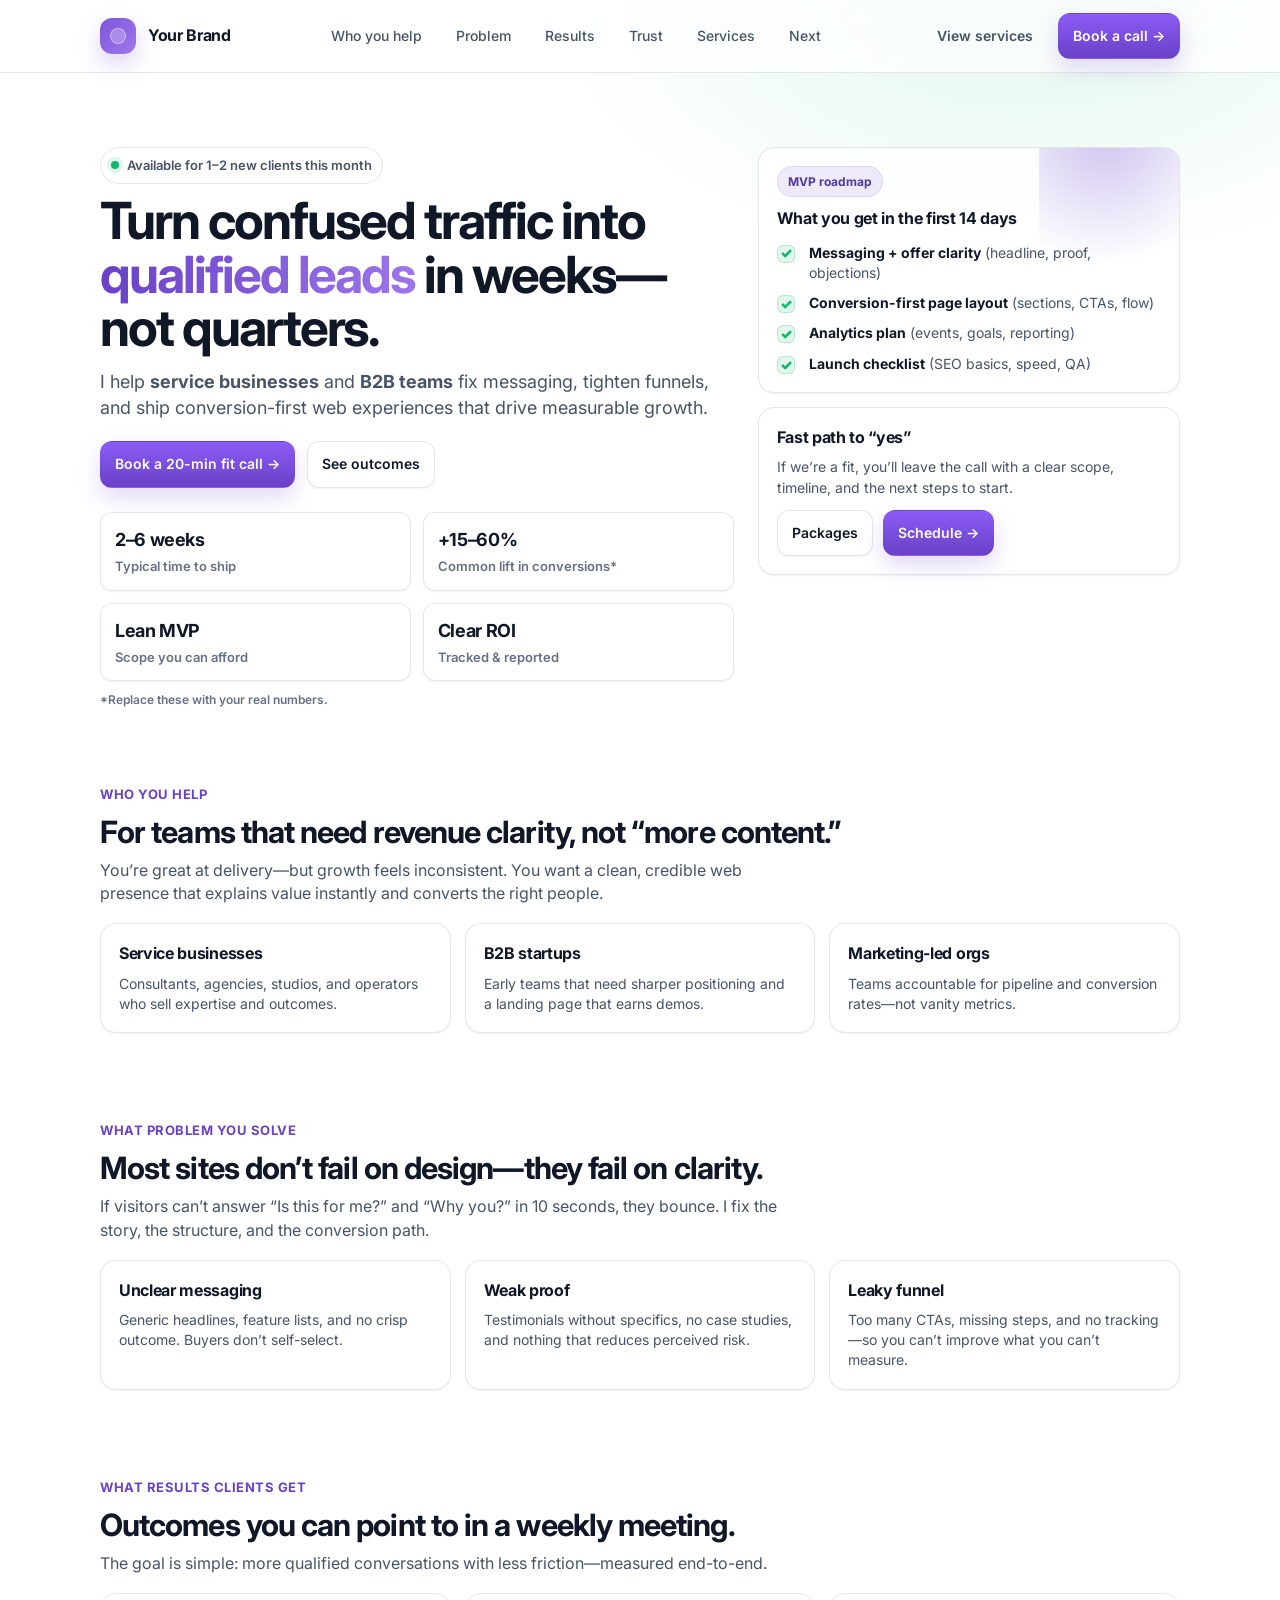
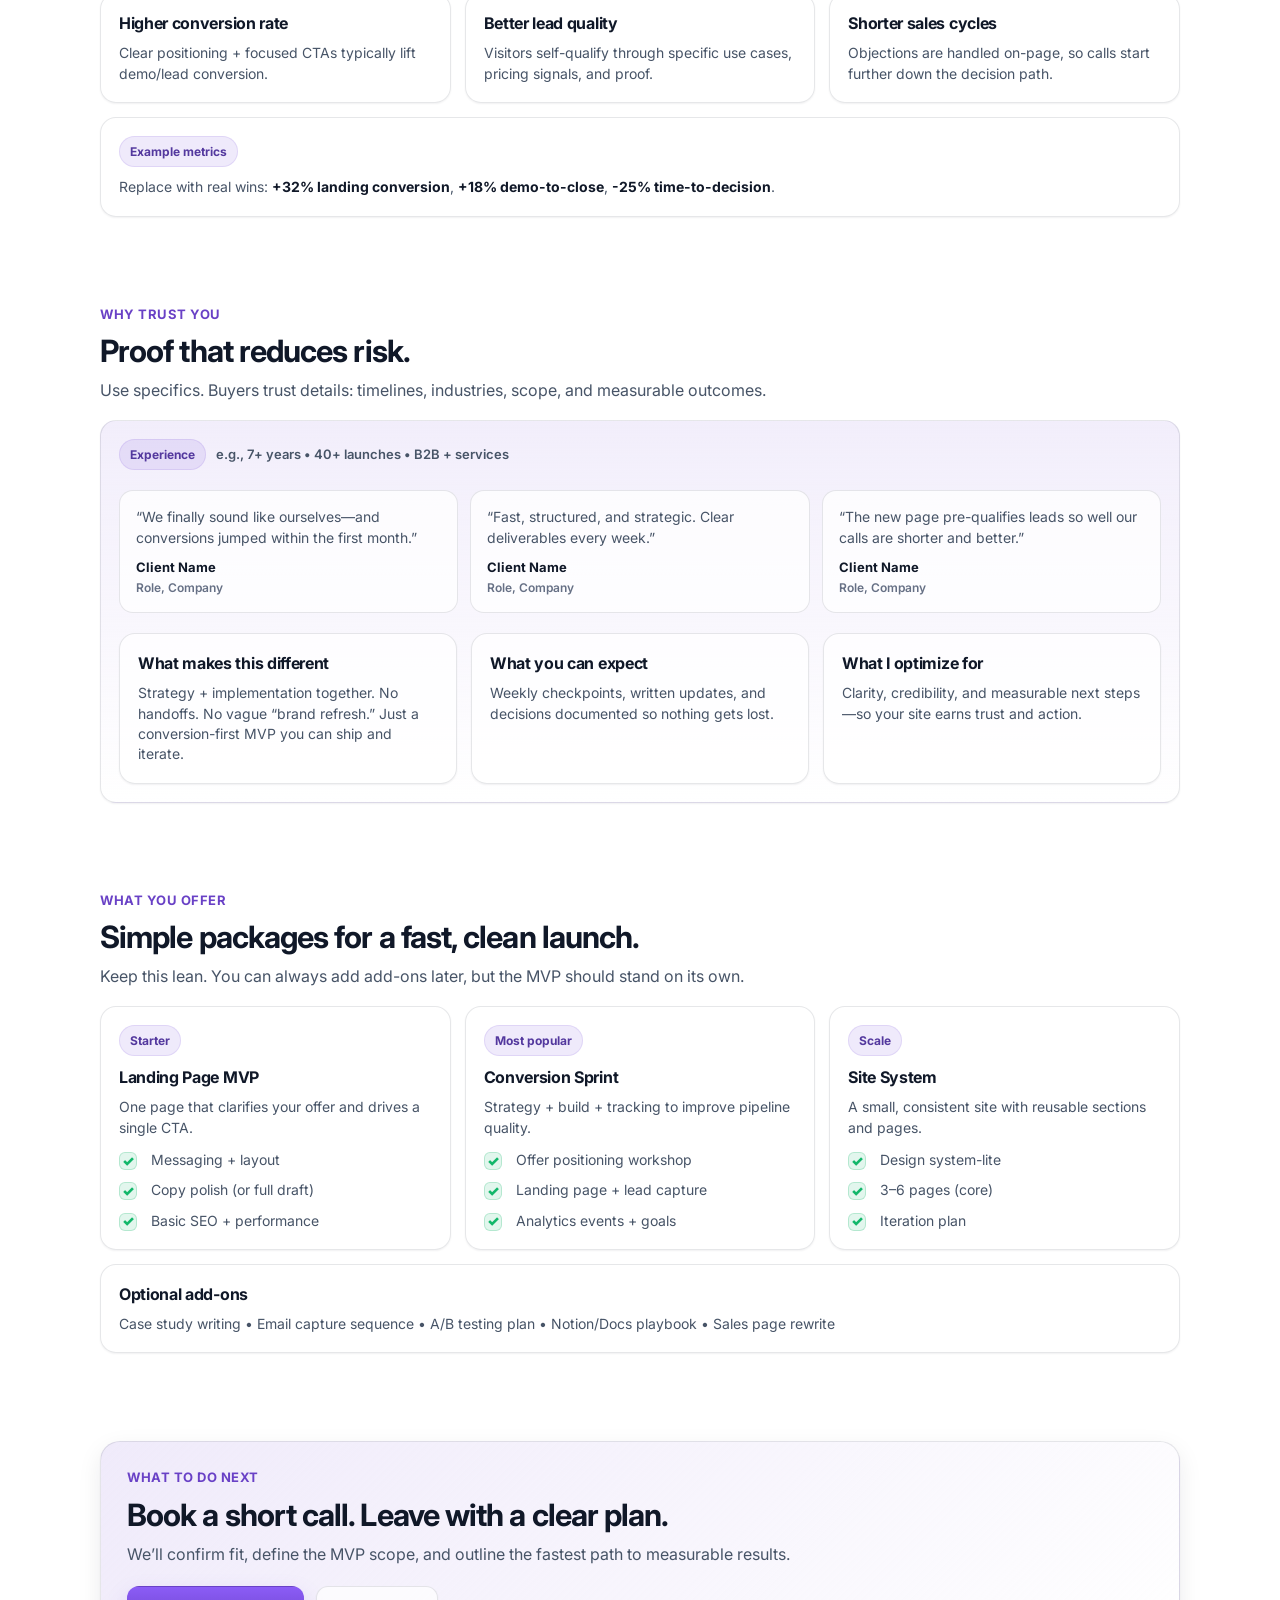
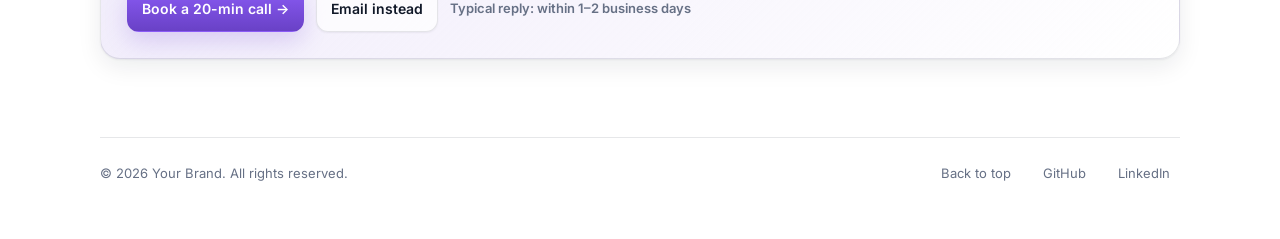
<file: index.html>
<!doctype html>
<html lang="en">
  <head>
    <meta charset="UTF-8" />
    <meta name="viewport" content="width=device-width, initial-scale=1.0" />
    <title>Your Name — Clear value, real results</title>
    <meta
      name="description"
      content="A single-page MVP site that communicates who you help, what you solve, results, proof, services, and a clear CTA."
    />

    <!-- Inter (similar vibe to Untitled UI) -->
    <link rel="preconnect" href="https://fonts.googleapis.com" />
    <link rel="preconnect" href="https://fonts.gstatic.com" crossorigin />
    <link
      href="https://fonts.googleapis.com/css2?family=Inter:wght@400;500;600;700&display=swap"
      rel="stylesheet"
    />

    <style>
      :root {
        /* Untitled UI-ish neutrals */
        --bg: #ffffff;
        --surface: rgba(255, 255, 255, 0.75);
        --surface-solid: #ffffff;
        --text: #101828; /* gray-900 */
        --muted: #475467; /* gray-600 */
        --muted-2: #667085; /* gray-500 */
        --border: rgba(16, 24, 40, 0.10);
        --border-2: rgba(16, 24, 40, 0.14);
        --shadow: 0 1px 2px rgba(16, 24, 40, 0.06),
          0 8px 24px rgba(16, 24, 40, 0.08);
        --shadow-soft: 0 1px 2px rgba(16, 24, 40, 0.06);
        --ring: 0 0 0 4px rgba(127, 86, 217, 0.16);

        --brand: #7f56d9; /* purple-500 */
        --brand-2: #6941c6; /* purple-600 */
        --brand-3: #53389e; /* purple-700 */
        --brand-soft: rgba(127, 86, 217, 0.12);

        --success: #12b76a;
        --warning: #f79009;

        --radius: 16px;
        --radius-sm: 12px;

        --container: 1120px;
      }

      * { box-sizing: border-box; }
      html { scroll-behavior: smooth; }
      body {
        margin: 0;
        font-family: Inter, ui-sans-serif, system-ui, -apple-system, Segoe UI, Roboto,
          Helvetica, Arial, "Apple Color Emoji", "Segoe UI Emoji";
        color: var(--text);
        background: radial-gradient(1200px 600px at 20% -10%, rgba(127, 86, 217, 0.18), transparent 60%),
          radial-gradient(900px 500px at 80% 0%, rgba(18, 183, 106, 0.12), transparent 55%),
          radial-gradient(800px 500px at 50% 110%, rgba(247, 144, 9, 0.10), transparent 55%),
          var(--bg);
        line-height: 1.45;
      }

      a { color: inherit; text-decoration: none; }
      .container {
        width: 100%;
        max-width: var(--container);
        margin: 0 auto;
        padding: 0 20px;
      }

      /* Top nav */
      .nav {
        position: sticky;
        top: 0;
        z-index: 50;
        backdrop-filter: blur(10px);
        background: rgba(255, 255, 255, 0.70);
        border-bottom: 1px solid var(--border);
      }
      .nav-inner {
        display: flex;
        align-items: center;
        justify-content: space-between;
        height: 72px;
        gap: 16px;
      }
      .brand {
        display: flex;
        align-items: center;
        gap: 12px;
        font-weight: 700;
        letter-spacing: -0.02em;
      }
      .logo {
        width: 36px;
        height: 36px;
        border-radius: 12px;
        background: linear-gradient(135deg, var(--brand), #9e77ed);
        box-shadow: 0 10px 22px rgba(127, 86, 217, 0.25);
        position: relative;
      }
      .logo:after {
        content: "";
        position: absolute;
        inset: 10px;
        border-radius: 10px;
        background: rgba(255,255,255,0.25);
        border: 1px solid rgba(255,255,255,0.35);
      }

      .nav-links {
        display: none;
        gap: 14px;
        align-items: center;
        color: var(--muted);
        font-weight: 500;
        font-size: 14px;
      }
      .nav-links a {
        padding: 10px 10px;
        border-radius: 10px;
      }
      .nav-links a:hover { background: rgba(16, 24, 40, 0.04); color: var(--text); }

      .nav-actions {
        display: flex;
        align-items: center;
        gap: 10px;
      }

      /* Buttons */
      .btn {
        display: inline-flex;
        align-items: center;
        justify-content: center;
        gap: 10px;
        border-radius: 12px;
        padding: 12px 14px;
        font-weight: 600;
        font-size: 14px;
        border: 1px solid transparent;
        cursor: pointer;
        transition: transform 0.06s ease, box-shadow 0.12s ease, background 0.12s ease, border-color 0.12s ease;
        user-select: none;
        white-space: nowrap;
      }
      .btn:active { transform: translateY(1px); }

      .btn-primary {
        background: linear-gradient(180deg, #8b5cf6, var(--brand-2));
        color: #fff;
        box-shadow: 0 10px 22px rgba(127, 86, 217, 0.22);
      }
      .btn-primary:hover { box-shadow: 0 12px 26px rgba(127, 86, 217, 0.28); }

      .btn-secondary {
        background: rgba(255, 255, 255, 0.7);
        border-color: var(--border);
        color: var(--text);
        box-shadow: var(--shadow-soft);
      }
      .btn-secondary:hover { border-color: var(--border-2); }

      .btn-ghost {
        background: transparent;
        border-color: transparent;
        color: var(--muted);
      }
      .btn-ghost:hover { background: rgba(16, 24, 40, 0.04); color: var(--text); }

      .focus-ring:focus-visible {
        outline: none;
        box-shadow: var(--ring);
      }

      /* Hero */
      .hero {
        padding: 56px 0 24px;
      }
      .hero-grid {
        display: grid;
        grid-template-columns: 1fr;
        gap: 18px;
        align-items: start;
      }

      .pill {
        display: inline-flex;
        align-items: center;
        gap: 8px;
        padding: 8px 10px;
        border-radius: 999px;
        border: 1px solid var(--border);
        background: rgba(255,255,255,0.65);
        color: var(--muted);
        font-size: 13px;
        font-weight: 600;
      }
      .pill-dot {
        width: 8px;
        height: 8px;
        border-radius: 999px;
        background: var(--success);
        box-shadow: 0 0 0 4px rgba(18, 183, 106, 0.14);
      }

      h1 {
        margin: 10px 0 0;
        font-size: clamp(34px, 4vw, 52px);
        line-height: 1.05;
        letter-spacing: -0.04em;
      }
      .subhead {
        margin: 14px 0 0;
        color: var(--muted);
        font-size: 18px;
        max-width: 64ch;
      }

      .hero-actions {
        display: flex;
        flex-wrap: wrap;
        gap: 12px;
        margin-top: 20px;
      }

      .stats {
        display: grid;
        grid-template-columns: repeat(2, minmax(0, 1fr));
        gap: 12px;
        margin-top: 24px;
      }
      .stat {
        padding: 14px 14px;
        border: 1px solid var(--border);
        border-radius: var(--radius-sm);
        background: rgba(255,255,255,0.72);
        box-shadow: var(--shadow-soft);
      }
      .stat b {
        display: block;
        font-size: 18px;
        letter-spacing: -0.02em;
      }
      .stat span {
        display: block;
        margin-top: 4px;
        font-size: 13px;
        color: var(--muted-2);
        font-weight: 600;
      }

      /* Sections */
      section {
        padding: 44px 0;
      }
      .section-head {
        display: grid;
        gap: 10px;
        margin-bottom: 18px;
      }
      .kicker {
        font-size: 13px;
        font-weight: 700;
        letter-spacing: 0.04em;
        text-transform: uppercase;
        color: var(--brand-2);
      }
      h2 {
        margin: 0;
        font-size: clamp(24px, 2.4vw, 34px);
        letter-spacing: -0.03em;
        line-height: 1.15;
      }
      .lead {
        margin: 0;
        color: var(--muted);
        font-size: 16px;
        max-width: 70ch;
      }

      .cards {
        display: grid;
        grid-template-columns: 1fr;
        gap: 14px;
        margin-top: 16px;
      }
      .card {
        border-radius: var(--radius);
        border: 1px solid var(--border);
        background: rgba(255,255,255,0.72);
        box-shadow: var(--shadow-soft);
        padding: 18px;
      }
      .card h3 {
        margin: 0;
        font-size: 16px;
        letter-spacing: -0.02em;
      }
      .card p {
        margin: 8px 0 0;
        color: var(--muted);
        font-size: 14px;
      }

      .badge {
        display: inline-flex;
        align-items: center;
        padding: 6px 10px;
        border-radius: 999px;
        background: var(--brand-soft);
        color: var(--brand-3);
        font-weight: 700;
        font-size: 12px;
        border: 1px solid rgba(127, 86, 217, 0.14);
      }

      .list {
        margin: 12px 0 0;
        padding: 0;
        list-style: none;
        display: grid;
        gap: 10px;
      }
      .li {
        display: grid;
        grid-template-columns: 22px 1fr;
        gap: 10px;
        align-items: start;
        color: var(--muted);
        font-size: 14px;
      }
      .check {
        width: 18px;
        height: 18px;
        border-radius: 6px;
        background: rgba(18, 183, 106, 0.12);
        border: 1px solid rgba(18, 183, 106, 0.22);
        display: inline-flex;
        align-items: center;
        justify-content: center;
        color: var(--success);
        font-weight: 900;
        margin-top: 2px;
      }

      /* Proof strip */
      .proof-strip {
        display: grid;
        gap: 10px;
        padding: 18px;
        border-radius: var(--radius);
        border: 1px solid var(--border);
        background: linear-gradient(180deg, rgba(127, 86, 217, 0.10), rgba(255,255,255,0.70));
        box-shadow: var(--shadow-soft);
      }
      .proof-grid {
        display: grid;
        gap: 12px;
        grid-template-columns: 1fr;
        margin-top: 10px;
      }
      .quote {
        padding: 16px;
        border-radius: 14px;
        background: rgba(255,255,255,0.75);
        border: 1px solid var(--border);
      }
      .quote p {
        margin: 0;
        color: var(--muted);
        font-size: 14px;
      }
      .quote b {
        display: block;
        margin-top: 10px;
        font-size: 13px;
        color: var(--text);
      }
      .quote span {
        display: block;
        font-size: 12px;
        color: var(--muted-2);
        margin-top: 2px;
        font-weight: 600;
      }

      /* CTA */
      .cta {
        border-radius: calc(var(--radius) + 4px);
        padding: 26px;
        border: 1px solid var(--border);
        background: linear-gradient(135deg, rgba(127, 86, 217, 0.12), rgba(255,255,255,0.75));
        box-shadow: var(--shadow);
        display: grid;
        gap: 10px;
      }
      .cta h2 { margin: 0; }
      .cta p { margin: 0; color: var(--muted); }
      .cta-row {
        display: flex;
        flex-wrap: wrap;
        gap: 12px;
        margin-top: 10px;
        align-items: center;
      }

      /* Footer */
      footer {
        padding: 34px 0 48px;
        color: var(--muted-2);
        font-size: 13px;
      }
      .footer-inner {
        display: flex;
        flex-wrap: wrap;
        gap: 10px;
        align-items: center;
        justify-content: space-between;
        border-top: 1px solid var(--border);
        padding-top: 18px;
      }

      /* Mobile menu */
      .menu-btn {
        display: inline-flex;
      }
      .mobile-panel {
        display: none;
        border-top: 1px solid var(--border);
        padding: 12px 0 16px;
      }
      .mobile-links {
        display: grid;
        gap: 8px;
      }
      .mobile-links a {
        padding: 10px 10px;
        border-radius: 10px;
        color: var(--muted);
        font-weight: 600;
        font-size: 14px;
      }
      .mobile-links a:hover { background: rgba(16, 24, 40, 0.04); color: var(--text); }

      /* Responsive */
      @media (min-width: 900px) {
        .nav-links { display: flex; }
        .menu-btn { display: none; }
        .hero { padding: 74px 0 32px; }
        .hero-grid { grid-template-columns: 1.2fr 0.8fr; gap: 24px; }
        .stats { grid-template-columns: repeat(2, minmax(0, 1fr)); }
        .cards { grid-template-columns: repeat(3, minmax(0, 1fr)); }
        .proof-grid { grid-template-columns: repeat(3, minmax(0, 1fr)); }
      }

      /* Reduce motion */
      @media (prefers-reduced-motion: reduce) {
        html { scroll-behavior: auto; }
        .btn { transition: none; }
      }
    </style>
  </head>

  <body>
    <!-- NAV -->
    <header class="nav">
      <div class="container">
        <div class="nav-inner">
          <a class="brand" href="#top" aria-label="Home">
            <span class="logo" aria-hidden="true"></span>
            <span>Your Brand</span>
          </a>

          <nav class="nav-links" aria-label="Primary">
            <a class="focus-ring" href="#who">Who you help</a>
            <a class="focus-ring" href="#problem">Problem</a>
            <a class="focus-ring" href="#results">Results</a>
            <a class="focus-ring" href="#trust">Trust</a>
            <a class="focus-ring" href="#offer">Services</a>
            <a class="focus-ring" href="#next">Next</a>
          </nav>

          <div class="nav-actions">
            <a class="btn btn-ghost focus-ring" href="#offer">View services</a>
            <a class="btn btn-primary focus-ring" href="#next">Book a call →</a>
            <button
              class="btn btn-secondary menu-btn focus-ring"
              id="menuBtn"
              aria-expanded="false"
              aria-controls="mobilePanel"
              type="button"
              title="Open menu"
            >
              Menu
            </button>
          </div>
        </div>

        <div class="mobile-panel" id="mobilePanel">
          <div class="mobile-links" aria-label="Mobile">
            <a class="focus-ring" href="#who">Who you help</a>
            <a class="focus-ring" href="#problem">What you solve</a>
            <a class="focus-ring" href="#results">Client results</a>
            <a class="focus-ring" href="#trust">Why trust you</a>
            <a class="focus-ring" href="#offer">What you offer</a>
            <a class="focus-ring" href="#next">What to do next</a>
          </div>
        </div>
      </div>
    </header>

    <!-- HERO -->
    <main id="top" class="container">
      <section class="hero">
        <div class="hero-grid">
          <div>
            <div class="pill">
              <span class="pill-dot" aria-hidden="true"></span>
              Available for 1–2 new clients this month
            </div>

            <h1>
              Turn confused traffic into
              <span style="background: linear-gradient(90deg, var(--brand-2), #9e77ed); -webkit-background-clip: text; background-clip: text; color: transparent;">
                qualified leads
              </span>
              in weeks—not quarters.
            </h1>

            <p class="subhead">
              I help <b>service businesses</b> and <b>B2B teams</b> fix messaging, tighten funnels,
              and ship conversion-first web experiences that drive measurable growth.
            </p>

            <div class="hero-actions">
              <a class="btn btn-primary focus-ring" href="#next">Book a 20-min fit call →</a>
              <a class="btn btn-secondary focus-ring" href="#results">See outcomes</a>
            </div>

            <div class="stats" role="list" aria-label="Quick stats">
              <div class="stat" role="listitem">
                <b>2–6 weeks</b>
                <span>Typical time to ship</span>
              </div>
              <div class="stat" role="listitem">
                <b>+15–60%</b>
                <span>Common lift in conversions*</span>
              </div>
              <div class="stat" role="listitem">
                <b>Lean MVP</b>
                <span>Scope you can afford</span>
              </div>
              <div class="stat" role="listitem">
                <b>Clear ROI</b>
                <span>Tracked & reported</span>
              </div>
            </div>

            <p style="margin: 10px 0 0; color: var(--muted-2); font-size: 12px; font-weight: 600;">
              *Replace these with your real numbers.
            </p>
          </div>

          <div>
            <div class="card" style="padding: 18px; position: relative; overflow: hidden;">
              <span class="badge">MVP roadmap</span>
              <h3 style="margin-top: 10px;">What you get in the first 14 days</h3>
              <ul class="list">
                <li class="li">
                  <span class="check" aria-hidden="true">✓</span>
                  <span><b style="color: var(--text);">Messaging + offer clarity</b> (headline, proof, objections)</span>
                </li>
                <li class="li">
                  <span class="check" aria-hidden="true">✓</span>
                  <span><b style="color: var(--text);">Conversion-first page layout</b> (sections, CTAs, flow)</span>
                </li>
                <li class="li">
                  <span class="check" aria-hidden="true">✓</span>
                  <span><b style="color: var(--text);">Analytics plan</b> (events, goals, reporting)</span>
                </li>
                <li class="li">
                  <span class="check" aria-hidden="true">✓</span>
                  <span><b style="color: var(--text);">Launch checklist</b> (SEO basics, speed, QA)</span>
                </li>
              </ul>

              <div
                style="
                  position: absolute;
                  right: -80px;
                  top: -80px;
                  width: 220px;
                  height: 220px;
                  background: radial-gradient(circle at 30% 30%, rgba(127,86,217,0.35), transparent 60%);
                  filter: blur(0px);
                  pointer-events: none;
                "
                aria-hidden="true"
              ></div>
            </div>

            <div class="card" style="margin-top: 14px;">
              <h3>Fast path to “yes”</h3>
              <p>
                If we’re a fit, you’ll leave the call with a clear scope, timeline, and the next steps to start.
              </p>
              <div style="margin-top: 12px; display: flex; gap: 10px; flex-wrap: wrap;">
                <a class="btn btn-secondary focus-ring" href="#offer">Packages</a>
                <a class="btn btn-primary focus-ring" href="#next">Schedule →</a>
              </div>
            </div>
          </div>
        </div>
      </section>

      <!-- WHO YOU HELP -->
      <section id="who">
        <div class="section-head">
          <div class="kicker">Who you help</div>
          <h2>For teams that need revenue clarity, not “more content.”</h2>
          <p class="lead">
            You’re great at delivery—but growth feels inconsistent. You want a clean, credible web presence
            that explains value instantly and converts the right people.
          </p>
        </div>

        <div class="cards">
          <div class="card">
            <h3>Service businesses</h3>
            <p>Consultants, agencies, studios, and operators who sell expertise and outcomes.</p>
          </div>
          <div class="card">
            <h3>B2B startups</h3>
            <p>Early teams that need sharper positioning and a landing page that earns demos.</p>
          </div>
          <div class="card">
            <h3>Marketing-led orgs</h3>
            <p>Teams accountable for pipeline and conversion rates—not vanity metrics.</p>
          </div>
        </div>
      </section>

      <!-- WHAT PROBLEM YOU SOLVE -->
      <section id="problem">
        <div class="section-head">
          <div class="kicker">What problem you solve</div>
          <h2>Most sites don’t fail on design—they fail on clarity.</h2>
          <p class="lead">
            If visitors can’t answer “Is this for me?” and “Why you?” in 10 seconds, they bounce.
            I fix the story, the structure, and the conversion path.
          </p>
        </div>

        <div class="cards">
          <div class="card">
            <h3>Unclear messaging</h3>
            <p>Generic headlines, feature lists, and no crisp outcome. Buyers don’t self-select.</p>
          </div>
          <div class="card">
            <h3>Weak proof</h3>
            <p>Testimonials without specifics, no case studies, and nothing that reduces perceived risk.</p>
          </div>
          <div class="card">
            <h3>Leaky funnel</h3>
            <p>Too many CTAs, missing steps, and no tracking—so you can’t improve what you can’t measure.</p>
          </div>
        </div>
      </section>

      <!-- RESULTS -->
      <section id="results">
        <div class="section-head">
          <div class="kicker">What results clients get</div>
          <h2>Outcomes you can point to in a weekly meeting.</h2>
          <p class="lead">
            The goal is simple: more qualified conversations with less friction—measured end-to-end.
          </p>
        </div>

        <div class="cards">
          <div class="card">
            <h3>Higher conversion rate</h3>
            <p>Clear positioning + focused CTAs typically lift demo/lead conversion.</p>
          </div>
          <div class="card">
            <h3>Better lead quality</h3>
            <p>Visitors self-qualify through specific use cases, pricing signals, and proof.</p>
          </div>
          <div class="card">
            <h3>Shorter sales cycles</h3>
            <p>Objections are handled on-page, so calls start further down the decision path.</p>
          </div>
        </div>

        <div class="card" style="margin-top: 14px;">
          <span class="badge">Example metrics</span>
          <p style="margin-top: 10px; color: var(--muted); font-size: 14px;">
            Replace with real wins:
            <b style="color: var(--text);">+32% landing conversion</b>,
            <b style="color: var(--text);">+18% demo-to-close</b>,
            <b style="color: var(--text);">-25% time-to-decision</b>.
          </p>
        </div>
      </section>

      <!-- TRUST -->
      <section id="trust">
        <div class="section-head">
          <div class="kicker">Why trust you</div>
          <h2>Proof that reduces risk.</h2>
          <p class="lead">
            Use specifics. Buyers trust details: timelines, industries, scope, and measurable outcomes.
          </p>
        </div>

        <div class="proof-strip">
          <div style="display: flex; gap: 10px; flex-wrap: wrap; align-items: center;">
            <span class="badge">Experience</span>
            <span style="color: var(--muted); font-weight: 600; font-size: 13px;">
              e.g., 7+ years • 40+ launches • B2B + services
            </span>
          </div>

          <div class="proof-grid">
            <div class="quote">
              <p>
                “We finally sound like ourselves—and conversions jumped within the first month.”
              </p>
              <b>Client Name</b>
              <span>Role, Company</span>
            </div>
            <div class="quote">
              <p>
                “Fast, structured, and strategic. Clear deliverables every week.”
              </p>
              <b>Client Name</b>
              <span>Role, Company</span>
            </div>
            <div class="quote">
              <p>
                “The new page pre-qualifies leads so well our calls are shorter and better.”
              </p>
              <b>Client Name</b>
              <span>Role, Company</span>
            </div>
          </div>

          <div class="cards" style="margin-top: 10px;">
            <div class="card">
              <h3>What makes this different</h3>
              <p>
                Strategy + implementation together. No handoffs. No vague “brand refresh.”
                Just a conversion-first MVP you can ship and iterate.
              </p>
            </div>
            <div class="card">
              <h3>What you can expect</h3>
              <p>
                Weekly checkpoints, written updates, and decisions documented so nothing gets lost.
              </p>
            </div>
            <div class="card">
              <h3>What I optimize for</h3>
              <p>
                Clarity, credibility, and measurable next steps—so your site earns trust and action.
              </p>
            </div>
          </div>
        </div>
      </section>

      <!-- OFFER -->
      <section id="offer">
        <div class="section-head">
          <div class="kicker">What you offer</div>
          <h2>Simple packages for a fast, clean launch.</h2>
          <p class="lead">
            Keep this lean. You can always add add-ons later, but the MVP should stand on its own.
          </p>
        </div>

        <div class="cards">
          <div class="card">
            <span class="badge">Starter</span>
            <h3 style="margin-top: 10px;">Landing Page MVP</h3>
            <p>One page that clarifies your offer and drives a single CTA.</p>
            <ul class="list">
              <li class="li"><span class="check">✓</span><span>Messaging + layout</span></li>
              <li class="li"><span class="check">✓</span><span>Copy polish (or full draft)</span></li>
              <li class="li"><span class="check">✓</span><span>Basic SEO + performance</span></li>
            </ul>
          </div>

          <div class="card">
            <span class="badge">Most popular</span>
            <h3 style="margin-top: 10px;">Conversion Sprint</h3>
            <p>Strategy + build + tracking to improve pipeline quality.</p>
            <ul class="list">
              <li class="li"><span class="check">✓</span><span>Offer positioning workshop</span></li>
              <li class="li"><span class="check">✓</span><span>Landing page + lead capture</span></li>
              <li class="li"><span class="check">✓</span><span>Analytics events + goals</span></li>
            </ul>
          </div>

          <div class="card">
            <span class="badge">Scale</span>
            <h3 style="margin-top: 10px;">Site System</h3>
            <p>A small, consistent site with reusable sections and pages.</p>
            <ul class="list">
              <li class="li"><span class="check">✓</span><span>Design system-lite</span></li>
              <li class="li"><span class="check">✓</span><span>3–6 pages (core)</span></li>
              <li class="li"><span class="check">✓</span><span>Iteration plan</span></li>
            </ul>
          </div>
        </div>

        <div class="card" style="margin-top: 14px;">
          <h3>Optional add-ons</h3>
          <p>
            Case study writing • Email capture sequence • A/B testing plan • Notion/Docs playbook •
            Sales page rewrite
          </p>
        </div>
      </section>

      <!-- NEXT -->
      <section id="next">
        <div class="cta">
          <div class="kicker">What to do next</div>
          <h2>Book a short call. Leave with a clear plan.</h2>
          <p>
            We’ll confirm fit, define the MVP scope, and outline the fastest path to measurable results.
          </p>

          <div class="cta-row">
            <!-- Replace href with your Calendly / booking link -->
            <a class="btn btn-primary focus-ring" href="https://calendly.com/" target="_blank" rel="noreferrer">
              Book a 20-min call →
            </a>
            <!-- Replace with your email -->
            <a class="btn btn-secondary focus-ring" href="mailto:you@domain.com?subject=Project%20inquiry">
              Email instead
            </a>
            <span style="color: var(--muted-2); font-weight: 600; font-size: 13px;">
              Typical reply: within 1–2 business days
            </span>
          </div>
        </div>
      </section>

      <footer>
        <div class="footer-inner">
          <div>© <span id="year"></span> Your Brand. All rights reserved.</div>
          <div style="display: flex; gap: 12px; flex-wrap: wrap;">
            <a class="focus-ring" href="#top" style="padding: 8px 10px; border-radius: 10px;">Back to top</a>
            <a class="focus-ring" href="https://github.com/" target="_blank" rel="noreferrer" style="padding: 8px 10px; border-radius: 10px;">
              GitHub
            </a>
            <a class="focus-ring" href="https://www.linkedin.com/" target="_blank" rel="noreferrer" style="padding: 8px 10px; border-radius: 10px;">
              LinkedIn
            </a>
          </div>
        </div>
      </footer>
    </main>

    <script>
      // Year
      document.getElementById("year").textContent = new Date().getFullYear();

      // Mobile menu toggle
      const menuBtn = document.getElementById("menuBtn");
      const mobilePanel = document.getElementById("mobilePanel");

      function setMenu(open) {
        menuBtn.setAttribute("aria-expanded", String(open));
        mobilePanel.style.display = open ? "block" : "none";
      }

      menuBtn?.addEventListener("click", () => {
        const isOpen = menuBtn.getAttribute("aria-expanded") === "true";
        setMenu(!isOpen);
      });

      // Close mobile menu on link click
      mobilePanel?.addEventListener("click", (e) => {
        const a = e.target.closest("a");
        if (a) setMenu(false);
      });

      // Close on resize up to desktop
      window.addEventListener("resize", () => {
        if (window.innerWidth >= 900) setMenu(false);
      });
    </script>
  </body>
</html>
</file>
